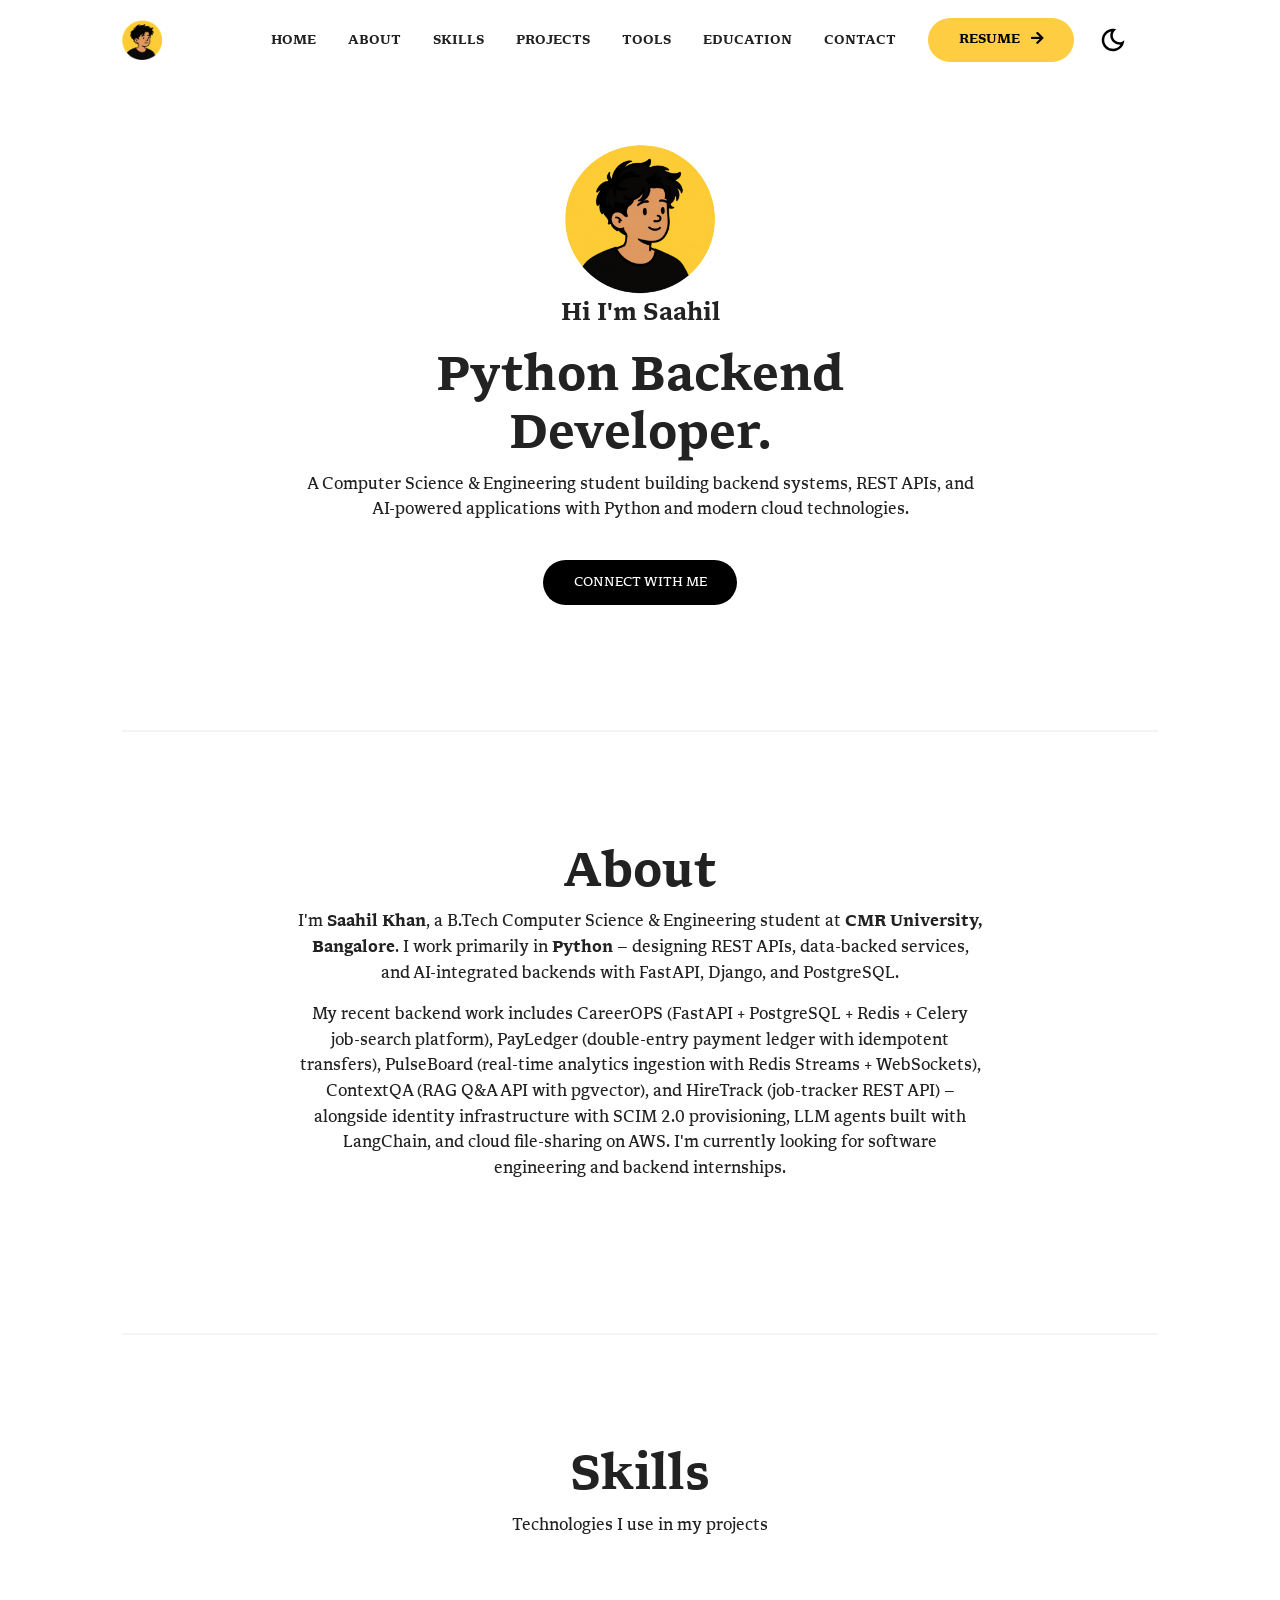
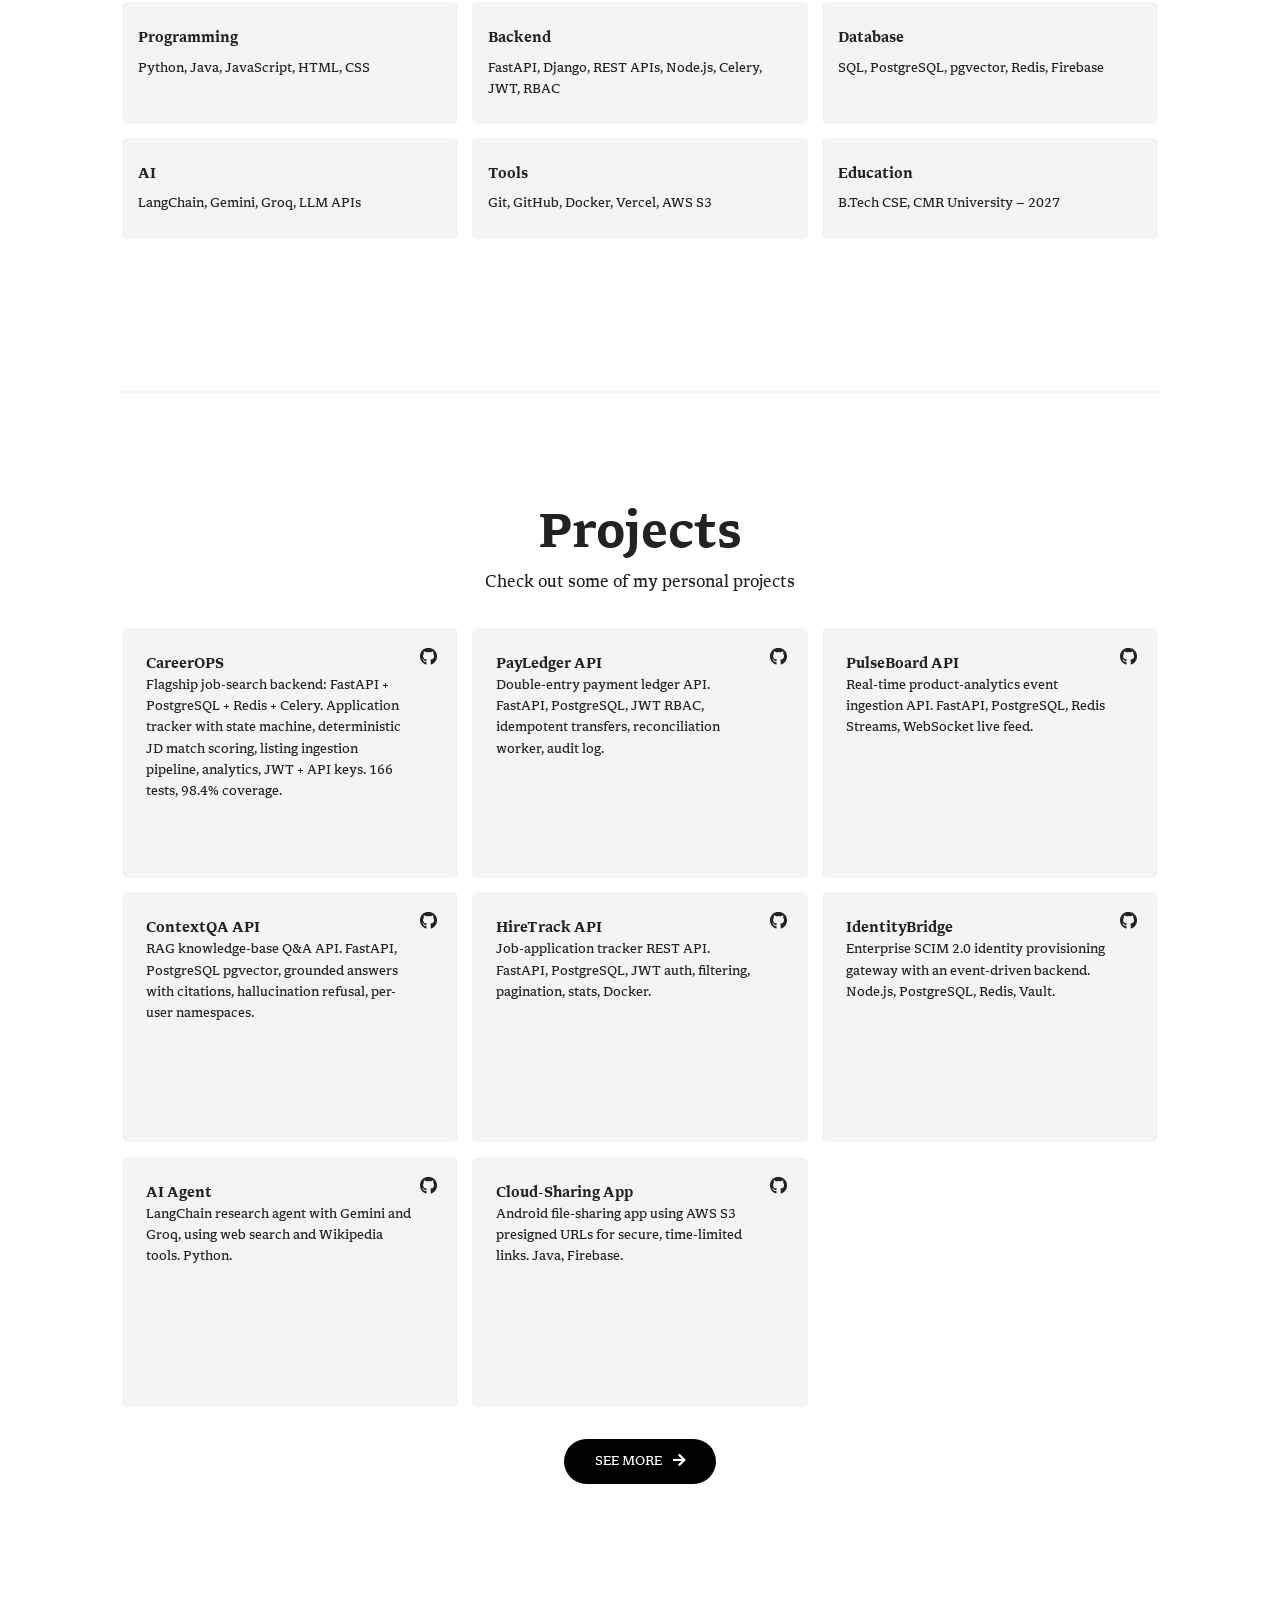
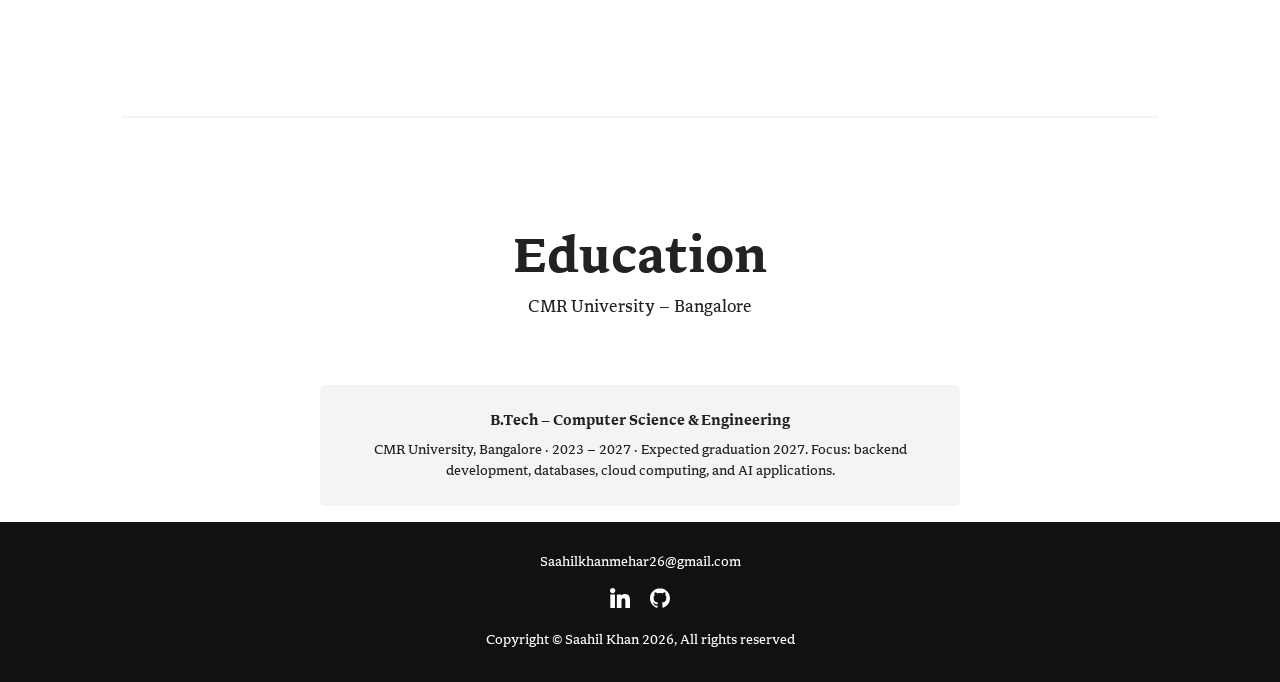
<file: index.html>
<!DOCTYPE html>
<html lang="en">
  <head>
    <meta charset="UTF-8" />
    <meta http-equiv="X-UA-Compatible" content="IE=edge" />
    <meta name="viewport" content="width=device-width, initial-scale=1.0" />
    <!-- Primary Meta Tags -->
    <title>Saahil Khan | Python Backend Developer</title>
    <meta name="title" content="Saahil Khan | Python Backend Developer" />
    <meta
      name="description"
      content="Saahil Khan — Computer Science student and Python backend developer building REST APIs, backend systems, and AI-powered applications with FastAPI, Django, PostgreSQL, and cloud technologies."
    />
    <meta name="author" content="Saahil Khan" />
    <meta name="robots" content="index, follow" />
    <meta name="theme-color" content="#ffffff" />
    <link rel="canonical" href="https://saahilkhan17.github.io/" />

    <!-- Open Graph / Facebook -->
    <meta property="og:type" content="website" />
    <meta property="og:url" content="https://saahilkhan17.github.io/" />
    <meta
      property="og:title"
      content="Saahil Khan | Python Backend Developer"
    />
    <meta
      property="og:description"
      content="Python backend developer building REST APIs, backend systems, and AI-powered applications with FastAPI, Django, PostgreSQL, and cloud technologies."
    />
    <meta
      property="og:image"
      content="https://github.com/saahilkhan17.png"
    />

    <!-- Twitter -->
    <meta property="twitter:card" content="summary" />
    <meta property="twitter:url" content="https://saahilkhan17.github.io/" />
    <meta
      property="twitter:title"
      content="Saahil Khan | Python Backend Developer"
    />
    <meta
      property="twitter:description"
      content="Python backend developer building REST APIs, backend systems, and AI-powered applications."
    />
    <meta
      property="twitter:image"
      content="https://github.com/saahilkhan17.png"
    />

    <!-- Link -->
    <link
      rel="apple-touch-icon"
      sizes="180x180"
      href="assets/favicon/apple-touch-icon.png"
    />
    <link
      rel="icon"
      type="image/png"
      sizes="16x16"
      href="assets/favicon/favicon-16x16.png"
    />
    <link
      rel="icon"
      type="image/png"
      sizes="32x32"
      href="assets/favicon/favicon-32x32.png"
    />
    <link
      rel="icon"
      type="image/png"
      sizes="192x192"
      href="assets/favicon/android-chrome-192x192.png"
    />
    <link
      rel="icon"
      type="image/png"
      sizes="512x512"
      href="assets/favicon/android-chrome-512x512.png"
    />
    <link rel="icon" type="image/x-icon" href="assets/favicon/favicon.ico" />
    <link rel="manifest" href="assets/favicon/site.webmanifest" />
    <link
      rel="stylesheet"
      href="https://use.fontawesome.com/releases/v5.15.4/css/all.css"
      integrity="sha384-DyZ88mC6Up2uqS4h/KRgHuoeGwBcD4Ng9SiP4dIRy0EXTlnuz47vAwmeGwVChigm"
      crossorigin="anonymous"
    />
    <link rel="stylesheet" href="css/style.css" />
    <link rel="stylesheet" href="css/utilities.css" />
    <!-- Structured data -->
    <script type="application/ld+json">
      {
        "@context": "https://schema.org",
        "@type": "Person",
        "name": "Saahil Khan",
        "url": "https://saahilkhan17.github.io/",
        "jobTitle": "Python Backend Developer",
        "alumniOf": {
          "@type": "CollegeOrUniversity",
          "name": "CMR University"
        },
        "sameAs": [
          "https://github.com/saahilkhan17",
          "https://www.linkedin.com/in/saahil-khan-mehar"
        ],
        "knowsAbout": [
          "Python",
          "FastAPI",
          "Django",
          "REST APIs",
          "PostgreSQL",
          "Redis",
          "Celery",
          "Docker",
          "JWT",
          "pgvector",
          "LangChain",
          "AWS S3"
        ]
      }
    </script>
  </head>
  <body>
    <header id="hero">
      <!-- Navbar -->
      <nav class="navbar">
        <div class="container">
          <!-- Logo -->
          <div id="logo">
            <a href="#hero"
              ><img src="./assets/logo.png" alt="Saahil Khan"
            /></a>
          </div>
          <!-- Navbar links -->
          <ul class="nav-menu">
            <li><a class="nav-link" href="#hero">HOME</a></li>
            <li><a class="nav-link" href="#about">ABOUT</a></li>
            <li><a class="nav-link" href="#skills">SKILLS</a></li>
            <li><a class="nav-link" href="#projects">PROJECTS</a></li>
            <li><a class="nav-link" href="tools.html">TOOLS</a></li>
            <li><a class="nav-link" href="#education">EDUCATION</a></li>
            <li><a class="nav-link" href="#footer">CONTACT</a></li>
            <li>
              <a
                class="nav-link btn btn-primary"
                href="assets/Saahil-Khan-Resume.pdf"
                target="_blank"
                >RESUME <i class="fas fa-arrow-right"></i
              ></a>
            </li>

            <!-- Toggle switch -->
            <div class="theme-switch">
              <input type="checkbox" id="switch" />
              <label class="toggle-icons" for="switch">
                <img class="moon" src="assets/moon.svg" alt="Dark mode" />
                <img class="sun" src="assets/sun.svg" alt="Light mode" />
              </label>
            </div>
            <!-- Hamburger menu -->
          </ul>
          <div class="hamburger">
            <span class="bar"></span>
            <span class="bar"></span>
            <span class="bar"></span>
          </div>
        </div>
      </nav>

      <section class="header-container">
        <img
          class="profile-image"
          src="assets/profile.png"
          alt="Saahil Khan"
        />
        <h1>Hi I'm Saahil</h1>

        <div class="content-text">
          <h2>Python Backend</h2>
          <h2>Developer.</h2>

          <p>
            A Computer Science &amp; Engineering student building backend
            systems, REST APIs, and AI-powered applications with Python and
            modern cloud technologies.
          </p>
        </div>
        <a
          href="mailto:Saahilkhanmehar26@gmail.com"
          class="btn btn-secondary"
          target="_blank"
          >Connect With Me</a
        >
      </section>
    </header>

    <!-- About -->
    <section id="about" class="info-container container">
      <div class="division"></div>
      <div class="content-text">
        <h2>About</h2>
        <p>
          I'm <strong>Saahil Khan</strong>, a B.Tech Computer Science &amp;
          Engineering student at <strong>CMR University, Bangalore</strong>.
          I work primarily in <strong>Python</strong> — designing REST APIs,
          data-backed services, and AI-integrated backends with FastAPI,
          Django, and PostgreSQL.
        </p>
        <p>
          My recent backend work includes CareerOPS (FastAPI + PostgreSQL +
          Redis + Celery job-search platform), PayLedger (double-entry payment
          ledger with idempotent transfers), PulseBoard (real-time analytics
          ingestion with Redis Streams + WebSockets), ContextQA (RAG Q&A API
          with pgvector), and HireTrack (job-tracker REST API) — alongside
          identity infrastructure with SCIM 2.0 provisioning, LLM agents built
          with LangChain, and cloud file-sharing on AWS. I'm currently looking
          for software engineering and backend internships.
        </p>
      </div>
    </section>

    <!-- Skills -->
    <section id="skills" class="info-container container">
      <div class="division"></div>
      <div class="content-text">
        <h2>Skills</h2>
        <p>Technologies I use in my projects</p>
      </div>

      <article class="info-grid">
        <div class="info-card">
          <h3>Programming</h3>
          <p>Python, Java, JavaScript, HTML, CSS</p>
        </div>
        <div class="info-card">
          <h3>Backend</h3>
          <p>FastAPI, Django, REST APIs, Node.js, Celery, JWT, RBAC</p>
        </div>
        <div class="info-card">
          <h3>Database</h3>
          <p>SQL, PostgreSQL, pgvector, Redis, Firebase</p>
        </div>
        <div class="info-card">
          <h3>AI</h3>
          <p>LangChain, Gemini, Groq, LLM APIs</p>
        </div>
        <div class="info-card">
          <h3>Tools</h3>
          <p>Git, GitHub, Docker, Vercel, AWS S3</p>
        </div>
        <div class="info-card">
          <h3>Education</h3>
          <p>B.Tech CSE, CMR University — 2027</p>
        </div>
      </article>
    </section>

    <!-- Projects -->
    <section id="projects" class="project-container container">
      <div class="division"></div>
      <div class="content-text">
        <h2>Projects</h2>
        <p>Check out some of my personal projects</p>
      </div>

      <article class="project">
        <!-- Backend Project 1 -->
        <div href="" class="card">
          <div class="project-info">
            <div class="project-bio">
              <h3>CareerOPS</h3>
              <p>
                Flagship job-search backend: FastAPI + PostgreSQL + Redis +
                Celery. Application tracker with state machine, deterministic
                JD match scoring, listing ingestion pipeline, analytics, JWT +
                API keys. 166 tests, 98.4% coverage.
              </p>
            </div>

            <div class="project-link">
              <a
                href="https://github.com/saahilkhan17/CareerOPS"
                target="_blank"
                ><i class="fab fa-github"></i
              ></a>
            </div>
          </div>
        </div>

        <!-- Backend Project 2 -->
        <div href="" class="card">
          <div class="project-info">
            <div class="project-bio">
              <h3>PayLedger API</h3>
              <p>
                Double-entry payment ledger API. FastAPI, PostgreSQL, JWT
                RBAC, idempotent transfers, reconciliation worker, audit log.
              </p>
            </div>

            <div class="project-link">
              <a
                href="https://github.com/saahilkhan17/payledger-api"
                target="_blank"
                ><i class="fab fa-github"></i
              ></a>
            </div>
          </div>
        </div>

        <!-- Backend Project 3 -->
        <div href="" class="card">
          <div class="project-info">
            <div class="project-bio">
              <h3>PulseBoard API</h3>
              <p>
                Real-time product-analytics event ingestion API. FastAPI,
                PostgreSQL, Redis Streams, WebSocket live feed.
              </p>
            </div>

            <div class="project-link">
              <a
                href="https://github.com/saahilkhan17/pulseboard-api"
                target="_blank"
                ><i class="fab fa-github"></i
              ></a>
            </div>
          </div>
        </div>

        <!-- Backend Project 4 -->
        <div href="" class="card">
          <div class="project-info">
            <div class="project-bio">
              <h3>ContextQA API</h3>
              <p>
                RAG knowledge-base Q&A API. FastAPI, PostgreSQL pgvector,
                grounded answers with citations, hallucination refusal,
                per-user namespaces.
              </p>
            </div>

            <div class="project-link">
              <a
                href="https://github.com/saahilkhan17/contextqa-api"
                target="_blank"
                ><i class="fab fa-github"></i
              ></a>
            </div>
          </div>
        </div>

        <!-- Backend Project 5 -->
        <div href="" class="card">
          <div class="project-info">
            <div class="project-bio">
              <h3>HireTrack API</h3>
              <p>
                Job-application tracker REST API. FastAPI, PostgreSQL, JWT
                auth, filtering, pagination, stats, Docker.
              </p>
            </div>

            <div class="project-link">
              <a
                href="https://github.com/saahilkhan17/hiretrack-api"
                target="_blank"
                ><i class="fab fa-github"></i
              ></a>
            </div>
          </div>
        </div>

        <!-- Project 1 -->
        <div href="" class="card">
          <div class="project-info">
            <div class="project-bio">
              <h3>IdentityBridge</h3>
              <p>
                Enterprise SCIM 2.0 identity provisioning gateway with an
                event-driven backend. Node.js, PostgreSQL, Redis, Vault.
              </p>
            </div>

            <div class="project-link">
              <a
                href="https://github.com/saahilkhan17/IdentityBridge"
                target="_blank"
                ><i class="fab fa-github"></i
              ></a>
            </div>
          </div>
        </div>

        <!-- Project 2 -->
        <div href="" class="card">
          <div class="project-info">
            <div class="project-bio">
              <h3>AI Agent</h3>
              <p>
                LangChain research agent with Gemini and Groq, using web
                search and Wikipedia tools. Python.
              </p>
            </div>

            <div class="project-link">
              <a
                href="https://github.com/saahilkhan17/Ai_agent"
                target="_blank"
                ><i class="fab fa-github"></i
              ></a>
            </div>
          </div>
        </div>

        <!-- Porject 3 -->
        <div href="" class="card">
          <div class="project-info">
            <div class="project-bio">
              <h3>Cloud-Sharing App</h3>
              <p>
                Android file-sharing app using AWS S3 presigned URLs for
                secure, time-limited links. Java, Firebase.
              </p>
            </div>

            <div class="project-link">
              <a
                href="https://github.com/saahilkhan17/Cloud-Sharing-app"
                target="_blank"
                ><i class="fab fa-github"></i
              ></a>
            </div>
          </div>
        </div>

      </article>

      <a
        href="https://github.com/saahilkhan17?tab=repositories"
        class="btn btn-secondary"
        target="_blank"
        >See More <i class="fas fa-arrow-right"></i
      ></a>
    </section>

    <!-- Education -->
    <section id="education" class="info-container container">
      <div class="division"></div>
      <div class="content-text">
        <h2>Education</h2>
        <p>CMR University — Bangalore</p>
      </div>

      <article class="info-grid">
        <div class="info-card">
          <h3>B.Tech — Computer Science &amp; Engineering</h3>
          <p>
            CMR University, Bangalore · 2023 — 2027 · Expected graduation 2027.
            Focus: backend development, databases, cloud computing, and AI
            applications.
          </p>
        </div>
      </article>
    </section>

    <footer id="footer">
      <div class="container">
        <a href="mailto:Saahilkhanmehar26@gmail.com"
          >Saahilkhanmehar26@gmail.com</a
        >
        <!-- Social links -->
        <div class="social">
          <a
            href="https://www.linkedin.com/in/saahil-khan-mehar"
            target="_blank"
            ><img src="./assets/linkedin-icon.svg" alt="Linkedin"
          /></a>
          <a href="https://github.com/saahilkhan17" target="_blank"
            ><img src="./assets/github-icon.svg" alt="GitHub"
          /></a>
        </div>
        <p>
          Copyright &copy; Saahil Khan <span id="datee"></span>, All rights
          reserved
        </p>
      </div>
    </footer>
    <script src="js/script.js"></script>
  </body>
</html>
</file>
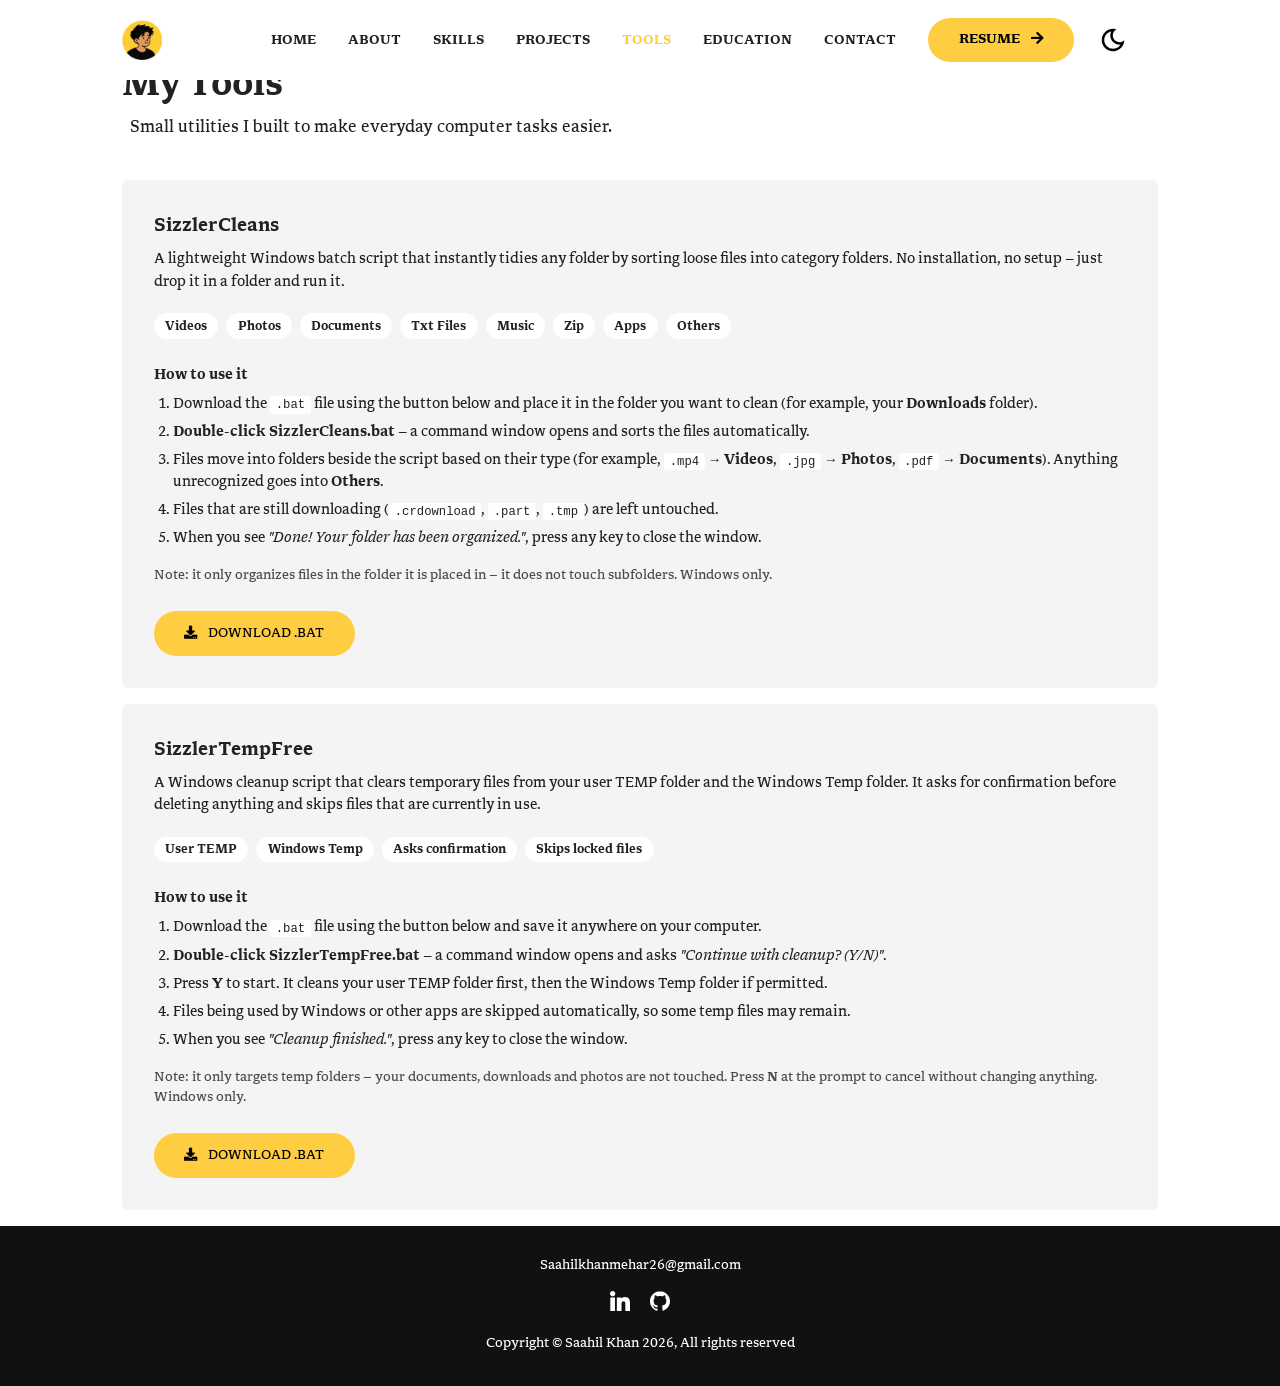
<file: tools.html>
<!DOCTYPE html>
<html lang="en">
  <head>
    <meta charset="UTF-8" />
    <meta http-equiv="X-UA-Compatible" content="IE=edge" />
    <meta name="viewport" content="width=device-width, initial-scale=1.0" />
    <title>My Tools | Saahil Khan</title>
    <meta name="title" content="My Tools | Saahil Khan" />
    <meta
      name="description"
      content="Free Windows tools by Saahil Khan — SizzlerCleans organizes your folders, SizzlerTempFree clears temporary files."
    />
    <meta name="author" content="Saahil Khan" />
    <meta name="robots" content="index, follow" />
    <meta name="theme-color" content="#ffffff" />
    <link rel="canonical" href="https://saahilkhan17.github.io/tools.html" />

    <!-- Open Graph / Facebook -->
    <meta property="og:type" content="website" />
    <meta property="og:url" content="https://saahilkhan17.github.io/tools.html" />
    <meta property="og:title" content="My Tools | Saahil Khan" />
    <meta
      property="og:description"
      content="Free Windows tools by Saahil Khan — SizzlerCleans organizes your folders, SizzlerTempFree clears temporary files."
    />
    <meta property="og:image" content="https://github.com/saahilkhan17.png" />

    <!-- Twitter -->
    <meta property="twitter:card" content="summary" />
    <meta property="twitter:url" content="https://saahilkhan17.github.io/tools.html" />
    <meta property="twitter:title" content="My Tools | Saahil Khan" />
    <meta
      property="twitter:description"
      content="Free Windows tools by Saahil Khan — SizzlerCleans organizes your folders, SizzlerTempFree clears temporary files."
    />
    <meta property="twitter:image" content="https://github.com/saahilkhan17.png" />

    <!-- Link -->
    <link
      rel="apple-touch-icon"
      sizes="180x180"
      href="assets/favicon/apple-touch-icon.png"
    />
    <link
      rel="icon"
      type="image/png"
      sizes="16x16"
      href="assets/favicon/favicon-16x16.png"
    />
    <link
      rel="icon"
      type="image/png"
      sizes="32x32"
      href="assets/favicon/favicon-32x32.png"
    />
    <link
      rel="icon"
      type="image/png"
      sizes="192x192"
      href="assets/favicon/android-chrome-192x192.png"
    />
    <link
      rel="icon"
      type="image/png"
      sizes="512x512"
      href="assets/favicon/android-chrome-512x512.png"
    />
    <link rel="icon" type="image/x-icon" href="assets/favicon/favicon.ico" />
    <link rel="manifest" href="assets/favicon/site.webmanifest" />
    <link
      rel="stylesheet"
      href="https://use.fontawesome.com/releases/v5.15.4/css/all.css"
      integrity="sha384-DyZ88mC6Up2uqS4h/KRgHuoeGwBcD4Ng9SiP4dIRy0EXTlnuz47vAwmeGwVChigm"
      crossorigin="anonymous"
    />
    <link rel="stylesheet" href="css/style.css" />
    <link rel="stylesheet" href="css/utilities.css" />
  </head>
  <body>
    <!-- Navbar -->
    <nav class="navbar">
      <div class="container">
        <!-- Logo -->
        <div id="logo">
          <a href="index.html#hero"
            ><img src="./assets/logo.png" alt="Saahil Khan"
          /></a>
        </div>
        <!-- Navbar links -->
        <ul class="nav-menu">
          <li><a class="nav-link" href="index.html#hero">HOME</a></li>
          <li><a class="nav-link" href="index.html#about">ABOUT</a></li>
          <li><a class="nav-link" href="index.html#skills">SKILLS</a></li>
          <li><a class="nav-link" href="index.html#projects">PROJECTS</a></li>
          <li><a class="nav-link current" href="tools.html">TOOLS</a></li>
          <li><a class="nav-link" href="index.html#education">EDUCATION</a></li>
          <li><a class="nav-link" href="index.html#footer">CONTACT</a></li>
          <li>
            <a
              class="nav-link btn btn-primary"
              href="assets/Saahil-Khan-Resume.pdf"
              target="_blank"
              >RESUME <i class="fas fa-arrow-right"></i
            ></a>
          </li>

          <!-- Toggle switch -->
          <div class="theme-switch">
            <input type="checkbox" id="switch" />
            <label class="toggle-icons" for="switch">
              <img class="moon" src="assets/moon.svg" alt="Dark mode" />
              <img class="sun" src="assets/sun.svg" alt="Light mode" />
            </label>
          </div>
          <!-- Hamburger menu -->
        </ul>
        <div class="hamburger">
          <span class="bar"></span>
          <span class="bar"></span>
          <span class="bar"></span>
        </div>
      </div>
    </nav>

    <main class="tools-page container">
      <a class="back-link" href="index.html"
        ><i class="fas fa-arrow-left"></i> Back to Portfolio</a
      >
      <div class="content-text">
        <h1>My Tools</h1>
        <p>Small utilities I built to make everyday computer tasks easier.</p>
      </div>

      <article class="tool-grid">
        <div class="tool-card">
          <h3>SizzlerCleans</h3>
          <p>
            A lightweight Windows batch script that instantly tidies any folder
            by sorting loose files into category folders. No installation, no
            setup — just drop it in a folder and run it.
          </p>

          <div class="tool-tags">
            <span>Videos</span>
            <span>Photos</span>
            <span>Documents</span>
            <span>Txt Files</span>
            <span>Music</span>
            <span>Zip</span>
            <span>Apps</span>
            <span>Others</span>
          </div>

          <div class="tool-steps">
            <h4>How to use it</h4>
            <ol>
              <li>
                Download the <code>.bat</code> file using the button below and
                place it in the folder you want to clean (for example, your
                <strong>Downloads</strong> folder).
              </li>
              <li>
                <strong>Double-click SizzlerCleans.bat</strong> — a command
                window opens and sorts the files automatically.
              </li>
              <li>
                Files move into folders beside the script based on their type
                (for example, <code>.mp4</code> → <strong>Videos</strong>,
                <code>.jpg</code> → <strong>Photos</strong>,
                <code>.pdf</code> → <strong>Documents</strong>). Anything
                unrecognized goes into <strong>Others</strong>.
              </li>
              <li>
                Files that are still downloading (<code>.crdownload</code>,
                <code>.part</code>, <code>.tmp</code>) are left untouched.
              </li>
              <li>
                When you see <em>"Done! Your folder has been organized."</em>,
                press any key to close the window.
              </li>
            </ol>
          </div>

          <p class="tool-note">
            Note: it only organizes files in the folder it is placed in — it
            does not touch subfolders. Windows only.
          </p>

          <a
            href="assets/SizzlerCleans.bat"
            download="SizzlerCleans.bat"
            class="btn btn-primary tool-download"
            ><i class="fas fa-download"></i> Download .bat</a
          >
        </div>

        <div class="tool-card">
          <h3>SizzlerTempFree</h3>
          <p>
            A Windows cleanup script that clears temporary files from your user
            TEMP folder and the Windows Temp folder. It asks for confirmation
            before deleting anything and skips files that are currently in use.
          </p>

          <div class="tool-tags">
            <span>User TEMP</span>
            <span>Windows Temp</span>
            <span>Asks confirmation</span>
            <span>Skips locked files</span>
          </div>

          <div class="tool-steps">
            <h4>How to use it</h4>
            <ol>
              <li>
                Download the <code>.bat</code> file using the button below and
                save it anywhere on your computer.
              </li>
              <li>
                <strong>Double-click SizzlerTempFree.bat</strong> — a command
                window opens and asks <em>"Continue with cleanup? (Y/N)"</em>.
              </li>
              <li>
                Press <strong>Y</strong> to start. It cleans your user TEMP
                folder first, then the Windows Temp folder if permitted.
              </li>
              <li>
                Files being used by Windows or other apps are skipped
                automatically, so some temp files may remain.
              </li>
              <li>
                When you see <em>"Cleanup finished."</em>, press any key to
                close the window.
              </li>
            </ol>
          </div>

          <p class="tool-note">
            Note: it only targets temp folders — your documents, downloads and
            photos are not touched. Press <strong>N</strong> at the prompt to
            cancel without changing anything. Windows only.
          </p>

          <a
            href="assets/SizzlerTempFree.bat"
            download="SizzlerTempFree.bat"
            class="btn btn-primary tool-download"
            ><i class="fas fa-download"></i> Download .bat</a
          >
        </div>
      </article>
    </main>

    <footer id="footer">
      <div class="container">
        <a href="mailto:Saahilkhanmehar26@gmail.com"
          >Saahilkhanmehar26@gmail.com</a
        >
        <!-- Social links -->
        <div class="social">
          <a
            href="https://www.linkedin.com/in/saahil-khan-mehar"
            target="_blank"
            ><img src="./assets/linkedin-icon.svg" alt="Linkedin"
          /></a>
          <a href="https://github.com/saahilkhan17" target="_blank"
            ><img src="./assets/github-icon.svg" alt="GitHub"
          /></a>
        </div>
        <p>
          Copyright &copy; Saahil Khan <span id="datee"></span>, All rights
          reserved
        </p>
      </div>
    </footer>
    <script src="js/script.js"></script>
  </body>
</html>
</file>
<file: css/style.css>
/* This is the required project styling. Will contain essential CSS styles like:
   * Flex property
   * Grid layout
   * Cards and sections
*/

/* Libron v0.30 — SIL Open Font License 1.1 (nicoverbruggen/libron) — self-hosted */
@font-face {
  font-family: "Libron";
  src: url("../assets/fonts/Libron-Regular.woff2") format("woff2");
  font-weight: 400;
  font-style: normal;
  font-display: swap;
}

@font-face {
  font-family: "Libron";
  src: url("../assets/fonts/Libron-Italic.woff2") format("woff2");
  font-weight: 400;
  font-style: italic;
  font-display: swap;
}

@font-face {
  font-family: "Libron";
  src: url("../assets/fonts/Libron-Bold.woff2") format("woff2");
  font-weight: 700;
  font-style: normal;
  font-display: swap;
}

@font-face {
  font-family: "Libron";
  src: url("../assets/fonts/Libron-BoldItalic.woff2") format("woff2");
  font-weight: 700;
  font-style: italic;
  font-display: swap;
}

/* variables */
:root {
  /* Colors */
  --primary-color: #ffcd42;
  --secondary-color: #ffd35c;
  --bg-primary: #ffffff;
  --text-color: #222222;
  --text-color-two: #ffffff;
  --bg-secondary: #000000;
  --card-background: #f4f4f4;
  --bg-secondary-two: #111111;

  --shadow: 0 10px 40px rgba(0, 0, 0, 0.2);

  /* Font Weight — Libron ships Regular 400 + Bold 700 only */
  --weight-small: 400;
  --weight-semibold: 700;
  --weight-bold: 700;

  /* Max width */
  --width-small: 600px;
  --width-medium: 1100px;
  --width-large: 1300px;
}

[data-theme="dark"] {
  --primary-color: #ffcd42;
  --secondary-color: #ffd35c;
  --bg-primary: #000000;
  --text-color: #ffffff;
  --text-color-two: #222222;
  --bg-secondary: #ffffff;
  --card-background: #111111;
  --bg-secondary-two: #f4f4f4;
  --shadow: 0 2px 10px rgba(95, 95, 95, 0.2);
}

html {
  font-size: 100%;
  scroll-behavior: smooth;
}

/* Reset default styling */
* {
  margin: 0;
  padding: 0;
  box-sizing: border-box;
}

ul {
  list-style: none;
}

a {
  text-decoration: none;
  color: var(--text-color);
}

/* Main styling */
body {
  background: var(--bg-primary);
  color: var(--text-color);
  font-family: "Libron", Georgia, "Times New Roman", serif;
  line-height: 1.6;
  text-rendering: optimizeLegibility;
}

/* Navbar */
.navbar {
  position: fixed;
  top: 0;
  left: 0;
  right: 0;
  z-index: 20;
  background: var(--bg-primary);
}

.navbar .container {
  display: flex;
  align-items: center;
  justify-content: space-between;
  z-index: 20;
  height: 80px;
  width: 100%;
}

.navbar .nav-menu {
  display: flex;
  align-items: center;
  background: var(--bg-primary);
}

.navbar .nav-link {
  margin: 0 1rem;
  font-size: 0.8rem;
  font-weight: var(--weight-semibold);
}

.navbar #logo img {
  display: block;
  width: 40px;
}

.navbar .btn {
  margin-right: 1.5rem;
}

.fas.fa-arrow-right {
  margin-left: 0.5rem;
  font-size: 0.9rem;
}

/* hamburger */
.hamburger {
  margin-bottom: 0.1rem;
  display: none;
}

.bar {
  display: block;
  width: 23px;
  height: 3px;
  margin: 4px auto;
  transition: all 0.3s ease-in-out;
  border-radius: 30px;
  background-color: var(--bg-secondary);
}

/* Hero section */
#hero {
  display: flex;
  flex-direction: column;
  height: 100%;
}

.profile-image {
  width: 150px;
  border-radius: 50%;
  animation: bounce 1s infinite alternate;
}

@keyframes bounce {
  from {
    transform: translateY(0px);
  }

  to {
    transform: translateY(-10px);
  }
}

.division {
  width: 100%;
  height: 2px;
  background-color: var(--card-background);
  margin: 5.5rem 0;
}
/* Projects */
#projects {
  display: flex;
  flex-direction: column;
  margin: 2rem auto 5rem;
}

#projects .btn {
  align-self: center;
  margin: 2rem 0;
}

.project {
  display: grid;
  grid-template-columns: repeat(3, 1fr);
  grid-auto-rows: minmax(250px, auto);
  grid-gap: 0.9rem;
}

.card .project-bio p {
  font-size: 0.83rem;
}

.card .project-bio h3 {
  font-size: 0.9rem;
}

.project-info {
  display: flex;
  justify-content: space-between;
  opacity: 0;
  position: relative;
  transition: 0.5s ease-in-out;
}

.project-bio {
  display: flex;
  flex-direction: column;
  justify-content: flex-end;
  position: relative;
  top: 160px;
  left: 10px;
}

/* Footer */
#footer {
  background: #111111;
}

#footer .container {
  display: flex;
  flex-direction: column;
  align-items: center;
  justify-content: center;
  color: #ffffff;
  min-height: 160px;
  text-align: center;
}

#footer a {
  font-size: 0.8rem;
  color: #fff;
}

#footer a:hover {
  opacity: 0.6;
}

#footer .social {
  margin: 0.9rem 0;
}

#footer .social img {
  width: 20px;
  height: 20px;
}

#footer .social a {
  margin: 0 0.5rem;
}

#footer p {
  font-size: 0.8rem;
}

/* Responsiveness */

@media (max-width: 1000px) {
  .project {
    display: grid;
    grid-template-columns: repeat(2, 1fr);
  }
}

@media (max-width: 768px) {
}

@media (max-width: 670px) {
  .navbar .nav-menu {
    position: fixed;
    right: -100vw;
    top: 4.5rem;
    flex-direction: column;
    width: calc(80% - 10px);
    transition: 0.3s;
    box-shadow: var(--shadow);
    padding: 2rem;
    border-radius: 5px;
    align-items: flex-start;
  }

  .navbar .btn {
    margin: 0;
    margin-top: 1rem;
  }

  .nav-menu.active {
    right: 20px;
  }

  .nav-menu .nav-link {
    font-size: 0.9rem;
    margin: 0 0.2rem;
  }

  .nav-menu li {
    margin-bottom: 0.5rem;
    width: 100%;
  }

  .nav-menu .btn {
    width: 100%;
    text-align: center;
    margin-top: 0.5rem;
  }

  .hamburger {
    display: block;
    cursor: pointer;
    padding: 0.2rem 0.4rem;
  }

  .hamburger.active {
    border: 1px dotted gray;
  }

  .hamburger.active .bar:nth-child(2) {
    opacity: 0;
  }

  .hamburger.active .bar:nth-child(1) {
    transform: translateY(6px) rotate(45deg);
  }

  .hamburger.active .bar:nth-child(3) {
    transform: translateY(-8px) rotate(-45deg);
  }
}

@media (max-width: 600px) {
  .project {
    display: grid;
    grid-template-columns: 1fr;
  }

  .header-container .btn {
    border-radius: 5px;
    width: 80%;
  }
}

/* Content sections (About, Skills, Education) — same template tokens */
.info-container {
  display: flex;
  flex-direction: column;
  margin: 2rem auto 5rem;
}

.info-grid {
  display: grid;
  grid-template-columns: repeat(3, 1fr);
  grid-gap: 0.9rem;
  margin-top: 2rem;
}

.info-card {
  padding: 1.5rem 1rem;
  background: var(--card-background);
  color: var(--text-color);
  border-radius: 5px;
  transition: 0.4s ease-in-out;
}

.info-card h3 {
  font-size: 0.9rem;
  margin-bottom: 0.5rem;
}

.info-card p {
  font-size: 0.83rem;
}

@media (max-width: 1000px) {
  .info-grid {
    display: grid;
    grid-template-columns: repeat(2, 1fr);
  }
}

@media (max-width: 600px) {
  .info-grid {
    display: grid;
    grid-template-columns: 1fr;
  }
}

/* Simple project cards (no thumbnails) — same template tokens */
.project-info {
  opacity: 1;
}

.project-bio {
  top: 0;
  left: 0;
  padding: 0.5rem;
}

/* Center the single education box */
#education .info-grid {
  grid-template-columns: 1fr;
  max-width: 640px;
  margin-left: auto;
  margin-right: auto;
}

#education .info-card {
  text-align: center;
}

/* Mobile menu layering fix: navbar and open menu stay above hero content
   (the hero profile image runs an infinite transform animation, which
   creates its own stacking layer that could paint over the menu) */
.navbar {
  z-index: 1000;
}

.header-container {
  position: relative;
  z-index: 0;
}

@media (max-width: 670px) {
  .navbar .nav-menu {
    z-index: 1000;
  }

  .hamburger {
    position: relative;
    z-index: 1001;
  }
}

/* My Tools */
.tool-grid {
  display: grid;
  grid-template-columns: 1fr;
  gap: 1rem;
  margin-top: 2rem;
}

.tool-card {
  background: var(--card-background);
  color: var(--text-color);
  border-radius: 5px;
  padding: 2rem;
  transition: 0.4s ease-in-out;
}

.tool-card:hover {
  box-shadow: var(--shadow);
}

.tool-card h3 {
  font-size: 1.1rem;
  margin-bottom: 0.5rem;
}

.tool-card p {
  font-size: 0.88rem;
}

.tool-tags {
  display: flex;
  flex-wrap: wrap;
  gap: 0.5rem;
  margin-top: 1.25rem;
}

.tool-tags span {
  background: var(--bg-primary);
  border-radius: 30px;
  padding: 0.2rem 0.7rem;
  font-size: 0.75rem;
  font-weight: var(--weight-semibold);
}

.tool-steps {
  margin: 1.5rem 0 0;
}

.tool-steps h4 {
  font-size: 0.9rem;
  margin-bottom: 0.5rem;
}

.tool-steps ol {
  margin-left: 1.2rem;
  font-size: 0.85rem;
}

.tool-steps li {
  margin-bottom: 0.4rem;
}

.tool-card code {
  background: var(--bg-primary);
  padding: 0.1rem 0.35rem;
  border-radius: 3px;
  font-family: monospace;
  font-size: 0.9em;
}

.tool-note {
  font-size: 0.8rem !important;
  opacity: 0.8;
  margin-top: 1rem;
}

.tool-download {
  margin-top: 1.5rem;
}

.tool-download i {
  margin-right: 0.5rem;
}

/* Standalone tools page */
.nav-link.current {
  color: var(--primary-color);
}

.tools-page {
  min-height: 75vh;
  padding-top: 9rem;
  padding-bottom: 5rem;
}

.tools-page .back-link {
  display: inline-block;
  font-size: 0.8rem;
  font-weight: var(--weight-semibold);
  color: var(--primary-color);
  margin-bottom: 1.5rem;
}

.back-link i {
  margin-right: 0.4rem;
}

.tools-page > .content-text {
  text-align: left;
  margin: 0 0 2rem;
}

.tools-page > .content-text h1 {
  font-size: 2.2rem;
  line-height: 1.2;
}

.tools-page > .content-text p {
  margin-left: 0;
}

@media (max-width: 768px) {
  .tools-page {
    padding-top: 8rem;
  }

  .tools-page > .content-text h1 {
    font-size: 1.8rem;
  }

  .tool-card {
    padding: 1.25rem;
  }
}
</file>
<file: css/utilities.css>
/* ?This is where reusable styling of this template will be. 
   !Will contain things like:
   * Button styling
   * Background color styling
   * padding and margin
*/

.container {
  max-width: var(--width-medium);
  margin: 0 auto;
  padding: 1rem 2rem;
}

h1::selection,
h2::selection {
  color: #111;
  background: var(--primary-color);
}

/* Buttons */
.btn {
  display: inline-block;
  padding: 0.75rem 1.9rem;
  border-radius: 30px;
  text-transform: uppercase;
  font-size: 0.82rem;
  transition: 0.3s;
}

.btn-primary {
  background: var(--primary-color);
  color: #000000;
}

.btn-secondary {
  margin: 5px 0;
  background-color: var(--bg-secondary);
  color: var(--bg-primary);
}

/* add hover to resume button */
.btn-primary:hover {
  background: var(--secondary-color);
}

/* Dark mode toggle */
#switch {
  display: none;
}

.toggle-icons {
  display: flex;
  justify-content: space-between;
  align-items: center;
  cursor: pointer;
}

.toggle-icons > img {
  transition: 0.6s cubic-bezier(0.23, 1, 0.32, 1);
  width: 30px;
}

.moon {
  transform: rotate(10deg);
}

#switch:checked + .toggle-icons .moon {
  transform: rotate(250deg);
}

#switch:checked + .toggle-icons .sun {
  transform: rotate(100deg);
}

/* Header Container */
.header-container {
  display: flex;
  flex-direction: column;
  align-items: center;
  justify-content: center;
  margin-top: 8rem;
  padding: 1rem;
}

.header-container > div {
  margin-top: 1rem;
}

.content-text {
  text-align: center;
  margin: 1.5rem 0;
}

.content-text h2 {
  font-size: 3rem;
  line-height: 1.2;
  transition: 0.2s ease-in-out;
}

.content-text p {
  padding: 0.5rem;
  margin: 0 auto;
  max-width: 700px;
}

/* Project cards */
.card {
  padding: 1rem;
  background: var(--card-background);
  color: var(--text-color);
  border-radius: 5px;
  transition: 0.4s ease-in-out;
  cursor: pointer;
}

.card a {
  color: var(--text-color);
  transition: 0.25s ease-in-out;
  font-size: 1.1rem;
  margin-right: 0.3rem;
}

.card a:hover {
  opacity: 0.6;
}

.card:hover {
  box-shadow: var(--shadow);
}

.card:hover .project-info {
  opacity: 1;
}

/* Media Queries */
@media (max-width: 768px) {
  .header-container {
    margin-top: 7rem;
    text-align: center;
  }

  .content-text h2 {
    font-size: 2.5rem;
  }
}
</file>
